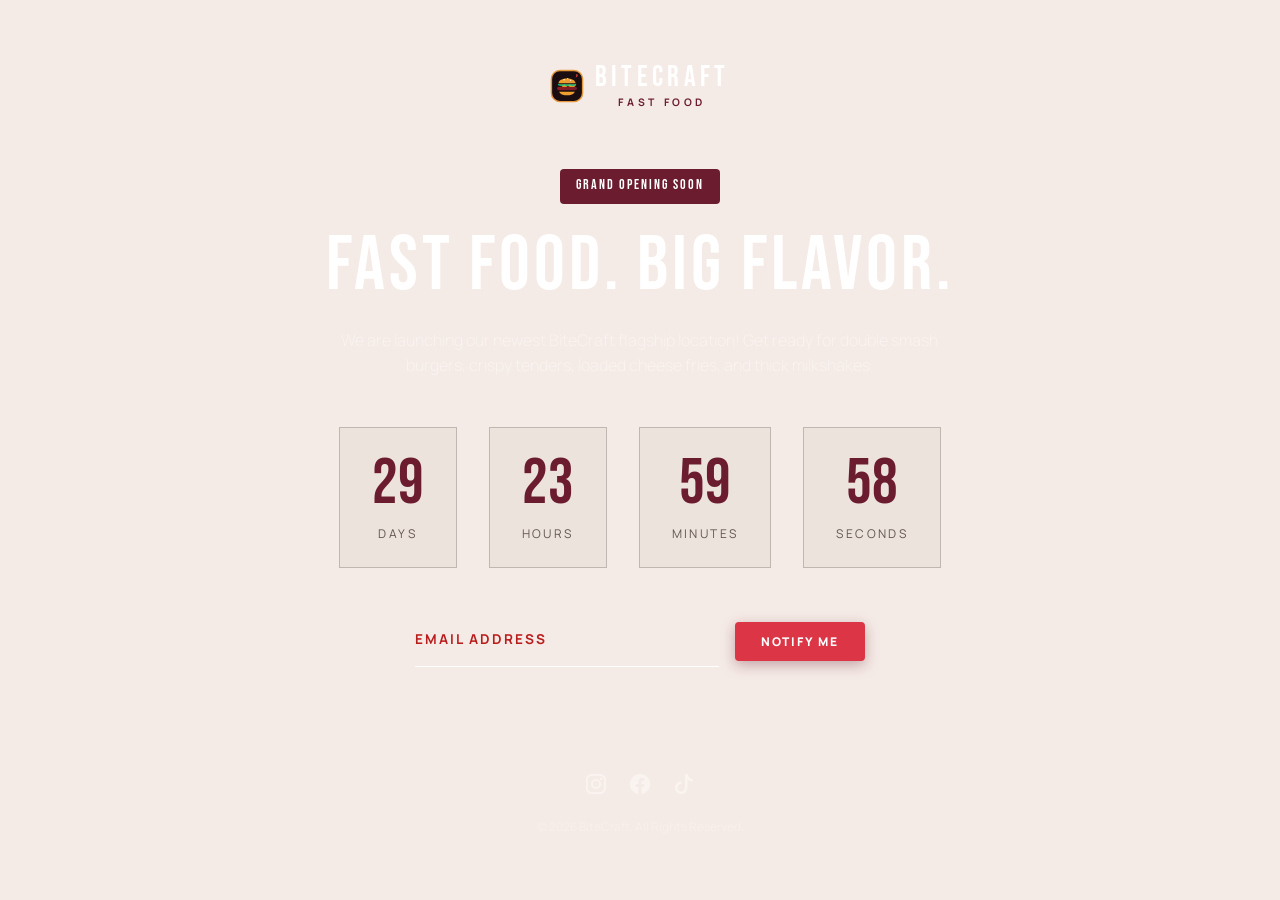
<file: coming-soon.html>
<!DOCTYPE html>
<html lang="en" data-theme="dark">
<head>
  <meta charset="UTF-8">
  <meta name="viewport" content="width=device-width, initial-scale=1.0">
  
  <!-- SEO Metadata -->
  <title>Opening Soon — BiteCraft Fast Food</title>
  <meta name="description" content="A bold new BiteCraft store is opening soon. Get ready for handcrafted smash burgers, crispy chicken, loaded fries and shakes.">

  <!-- Favicon -->
  <link rel="icon" type="image/svg+xml" href="assets/images/favicon.svg">
  <link rel="alternate icon" href="favicon.svg">

  <!-- Bootstrap 5 CDN -->
  <link href="https://cdn.jsdelivr.net/npm/bootstrap@5.3.0/dist/css/bootstrap.min.css" rel="stylesheet">
  <!-- Bootstrap Icons CDN -->
  <link href="https://cdn.jsdelivr.net/npm/bootstrap-icons@1.11.0/font/bootstrap-icons.css" rel="stylesheet">
  
  <!-- Local Styles -->
  <link rel="stylesheet" href="assets/css/style.css">
</head>
<body>

  <!-- Coming Soon Page Content -->
  <main class="coming-soon-wrapper container justify-content-between py-5">
    
    <!-- Top Brand Logo -->
    <div class="brand-logo-container mt-3">
      <a href="index.html" class="brand-logo text-white">
        <img src="assets/images/logo.svg" alt="BiteCraft Logo" class="brand-logo-img">
        <div>
          BITECRAFT
          <span class="text-warning">FAST FOOD</span>
        </div>
      </a>
    </div>

    <!-- Center Hero + Countdown -->
    <div class="my-auto py-5">
      <span class="badge-fast-food mb-3">GRAND OPENING SOON</span>
      <h1 class="display-3 font-heading text-white mb-3" style="font-size: clamp(2.5rem, 6vw, 5rem);">FAST FOOD. BIG FLAVOR.</h1>
      <p class="font-body mx-auto mb-5 text-white-50" style="max-width: 600px; opacity: 0.85; font-weight: 300;">
        We are launching our newest BiteCraft flagship location! Get ready for double smash burgers, crispy tenders, loaded cheese fries, and thick milkshakes.
      </p>

      <!-- Countdown Container -->
      <div class="countdown-container" id="coming-soon-countdown">
        <!-- Days -->
        <div class="countdown-box">
          <span class="countdown-number" id="days">00</span>
          <div class="countdown-label">DAYS</div>
        </div>
        <!-- Hours -->
        <div class="countdown-box">
          <span class="countdown-number" id="hours">00</span>
          <div class="countdown-label">HOURS</div>
        </div>
        <!-- Minutes -->
        <div class="countdown-box">
          <span class="countdown-number" id="minutes">00</span>
          <div class="countdown-label">MINUTES</div>
        </div>
        <!-- Seconds -->
        <div class="countdown-box">
          <span class="countdown-number" id="seconds">00</span>
          <div class="countdown-label">SECONDS</div>
        </div>
      </div>

      <!-- Newsletter input -->
      <div class="mx-auto mt-5" style="max-width: 450px;">
        <form id="coming-soon-form" onsubmit="event.preventDefault(); alert('Thank you! You are on the VIP opening list for BiteCraft.'); this.reset();">
          <div class="luxury-form-group d-flex align-items-center">
            <div class="flex-grow-1 position-relative">
              <input type="email" id="cs-email" class="luxury-input text-white border-white" placeholder=" " required style="border-bottom: 1px solid rgba(247, 241, 234, 0.3);">
              <label for="cs-email" class="luxury-label" style="color: rgba(247, 241, 234, 0.6);">EMAIL ADDRESS</label>
            </div>
            <button type="submit" class="btn-premium btn-premium-solid bg-danger text-white border-danger ms-3 py-2 px-4" style="height: fit-content; font-size: 0.75rem;">NOTIFY ME</button>
          </div>
        </form>
      </div>
    </div>

    <!-- Bottom Social Links -->
    <div class="mb-3">
      <div class="social-links justify-content-center mb-3">
        <a href="#" class="social-link-item text-white" aria-label="Instagram"><i class="bi bi-instagram"></i></a>
        <a href="#" class="social-link-item text-white" aria-label="Facebook"><i class="bi bi-facebook"></i></a>
        <a href="#" class="social-link-item text-white" aria-label="TikTok"><i class="bi bi-tiktok"></i></a>
      </div>
      <p class="mb-0 text-white-50" style="font-size: 0.75rem; opacity: 0.5;">&copy; 2026 BiteCraft. All Rights Reserved.</p>
    </div>

  </main>

  <!-- Scripts -->
  <script src="assets/js/main.js"></script>
</body>
</html>
</file>
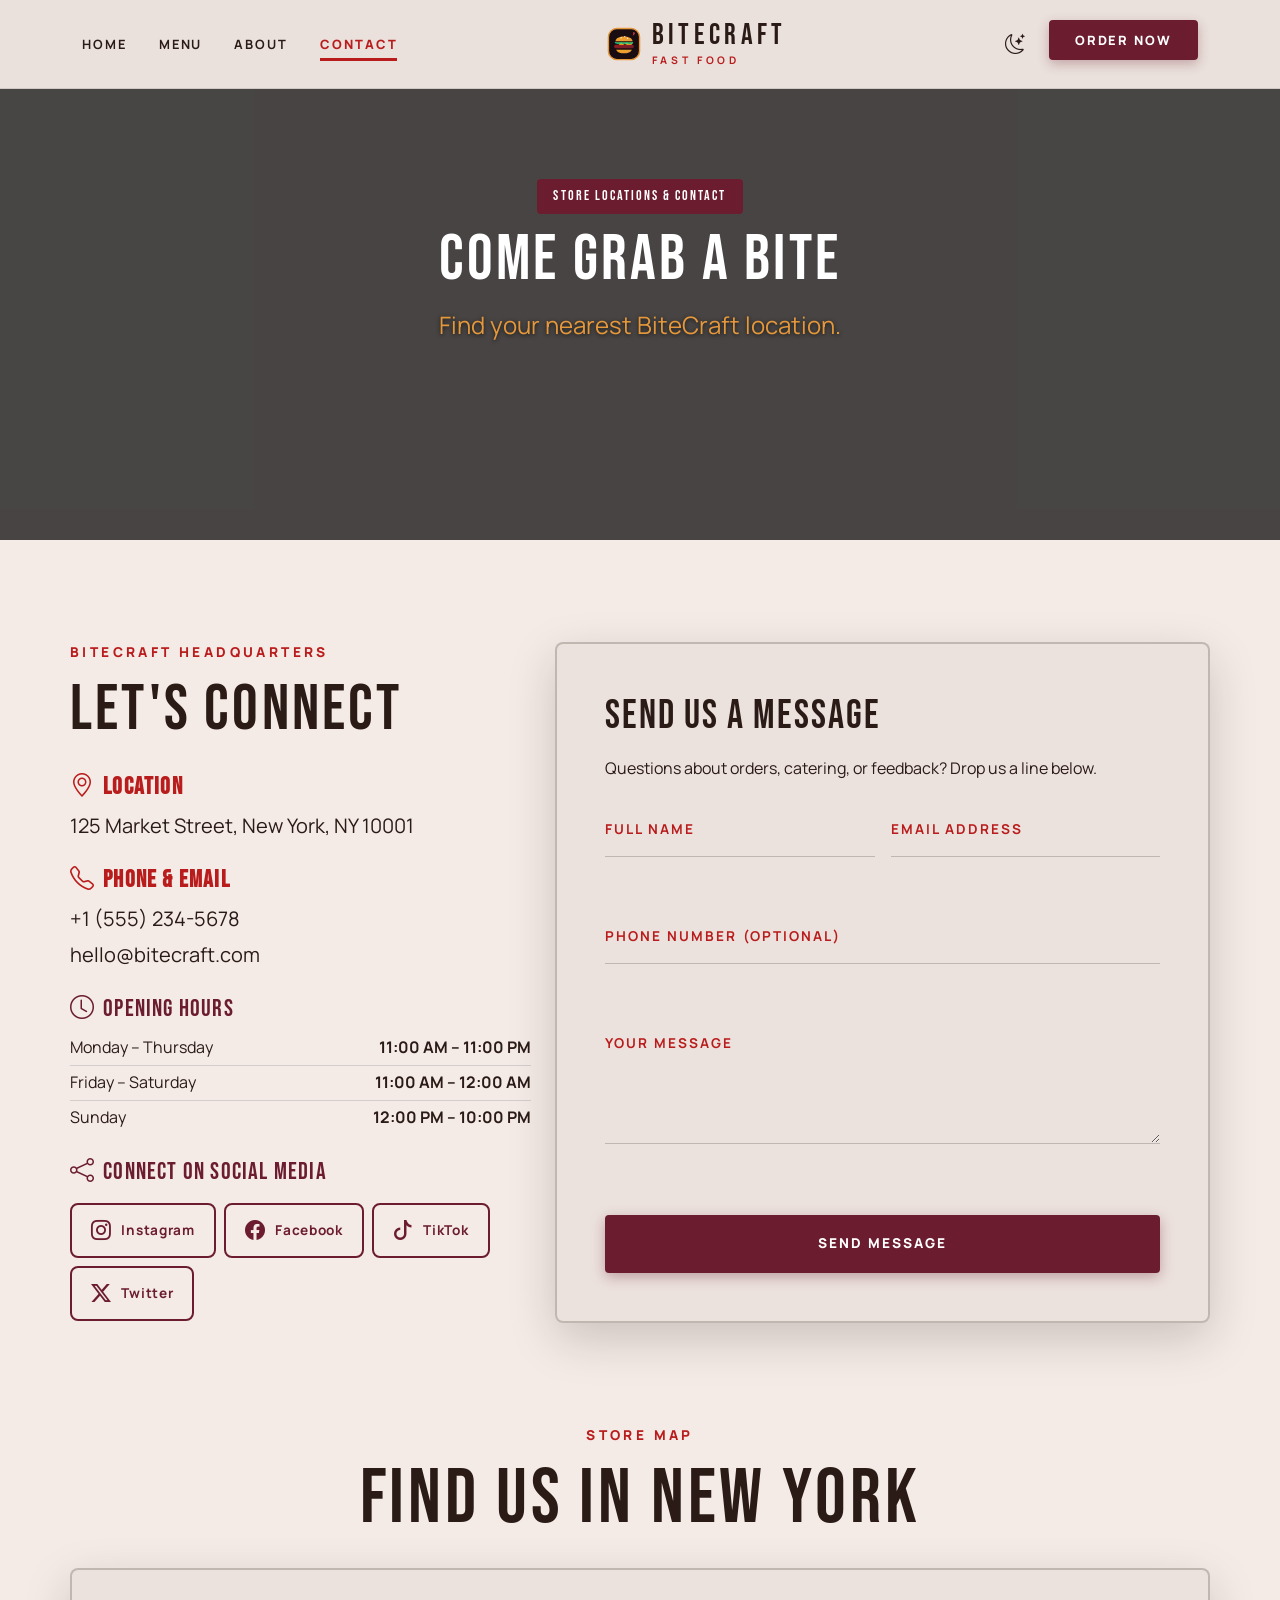
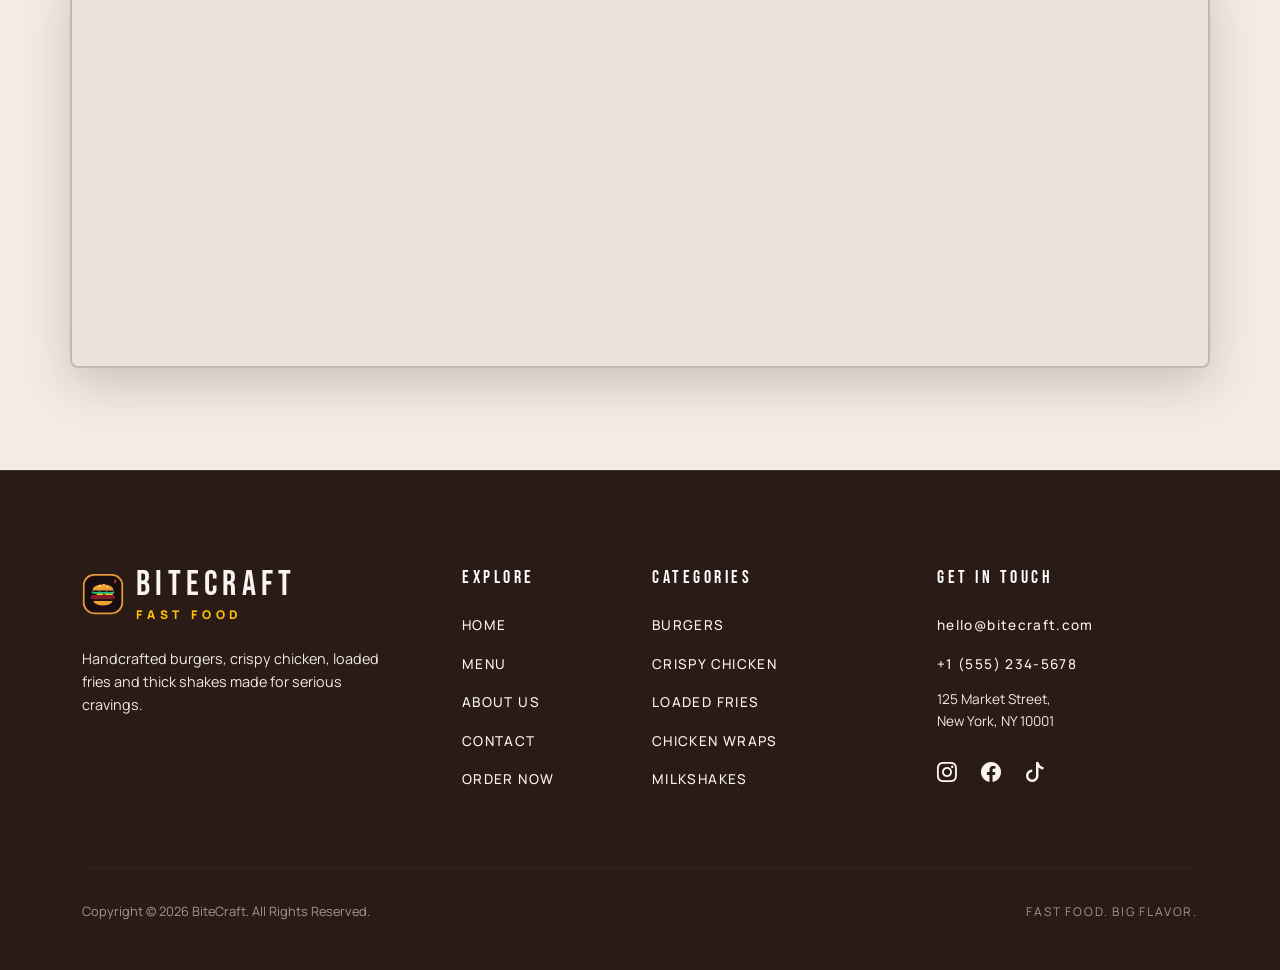
<file: contact.html>
<!DOCTYPE html>
<html lang="en" data-theme="light">
<head>
  <meta charset="UTF-8">
  <meta name="viewport" content="width=device-width, initial-scale=1.0">
  
  <!-- SEO Metadata -->
  <title>Contact Us — BiteCraft Fast Food</title>
  <meta name="description" content="Find your nearest BiteCraft location in New York, check opening hours, or contact our team for inquiries and feedback.">
  
  <!-- Open Graph Metadata -->
  <meta property="og:title" content="Contact Us — BiteCraft Fast Food">
  <meta property="og:description" content="Find your nearest BiteCraft location in New York, check opening hours, or contact our team for inquiries and feedback.">
  <meta property="og:type" content="website">
  <meta property="og:image" content="https://images.unsplash.com/photo-1555396273-367ea4eb4db5">

  <!-- Favicon -->
  <link rel="icon" type="image/svg+xml" href="assets/images/favicon.svg">
  <link rel="alternate icon" href="favicon.svg">

  <!-- Bootstrap 5 CDN -->
  <link href="https://cdn.jsdelivr.net/npm/bootstrap@5.3.0/dist/css/bootstrap.min.css" rel="stylesheet">
  <!-- Bootstrap Icons CDN -->
  <link href="https://cdn.jsdelivr.net/npm/bootstrap-icons@1.11.0/font/bootstrap-icons.css" rel="stylesheet">
  
  <!-- Local Styles -->
  <link rel="stylesheet" href="assets/css/style.css">
</head>
<body>

  <!-- Header Navigation -->
  <header>
    <nav class="header-nav">
      <div class="container d-flex align-items-center justify-content-between">
        <!-- Desktop Navigation: Left -->
        <ul class="nav-desktop-links d-flex list-unstyled m-0 p-0">
          <li><a href="index.html" class="nav-link-custom">Home</a></li>
          <li><a href="menu.html" class="nav-link-custom">Menu</a></li>
          <li><a href="about.html" class="nav-link-custom">About</a></li>
          <li><a href="contact.html" class="nav-link-custom active">Contact</a></li>
        </ul>
        
        <!-- Logo: Center -->
        <div class="brand-logo-container">
          <a href="index.html" class="brand-logo">
            <img src="assets/images/logo.svg" alt="BiteCraft Logo" class="brand-logo-img">
            <div>
              BITECRAFT
              <span>FAST FOOD</span>
            </div>
          </a>
        </div>

        <!-- Desktop Navigation: Right -->
        <div class="d-flex align-items-center">
          <button class="theme-toggle-btn me-3" aria-label="Toggle Light and Dark Mode">
            <i class="bi bi-moon-stars"></i>
          </button>
          <div class="nav-desktop-reserve">
            <a href="reservation.html" class="btn-premium btn-premium-solid py-2 px-4" style="font-size: 0.8rem;">ORDER NOW</a>
          </div>
          <!-- Mobile Hamburger Toggle -->
          <button class="hamburger-menu ms-2" aria-label="Open Navigation Overlay">
            <i class="bi bi-list"></i>
          </button>
        </div>
      </div>
    </nav>

    <!-- Mobile Navigation Overlay Drawer -->
    <div class="mobile-nav-overlay">
      <button class="mobile-nav-close" aria-label="Close Navigation Overlay">
        <i class="bi bi-x-lg"></i>
      </button>
      <ul class="mobile-nav-links">
        <li class="mobile-nav-item"><a href="index.html" class="mobile-nav-link">Home</a></li>
        <li class="mobile-nav-item"><a href="menu.html" class="mobile-nav-link">Menu</a></li>
        <li class="mobile-nav-item"><a href="about.html" class="mobile-nav-link">About</a></li>
        <li class="mobile-nav-item"><a href="contact.html" class="mobile-nav-link active">Contact</a></li>
        <li class="mobile-nav-item mt-3"><a href="reservation.html" class="mobile-nav-btn-tab">ORDER NOW</a></li>
      </ul>
    </div>
  </header>

  <main>
    <!-- Contact Hero Section -->
    <section class="page-hero">
      <div class="page-hero-bg" style="background-image: url('https://images.unsplash.com/photo-1555396273-367ea4eb4db5');"></div>
      <div class="page-hero-overlay" style="background: rgba(23,23,23,0.78);"></div>
      <div class="page-hero-content">
        <span class="badge-fast-food mb-2">STORE LOCATIONS & CONTACT</span>
        <h1 class="display-3 font-heading text-white">COME GRAB A BITE</h1>
        <p class="font-body text-warning fs-4 mt-2">Find your nearest BiteCraft location.</p>
      </div>
    </section>

    <!-- Main Contact Info & Form Section -->
    <section class="section-padding container">
      <div class="row gy-5">
        <!-- Contact Details Left -->
        <div class="col-lg-5 animate-slide-left">
          <span class="small-label">BITECRAFT HEADQUARTERS</span>
          <h2 class="section-title" style="font-size: clamp(2.5rem, 5vw, 4rem);">LET'S CONNECT</h2>
          
          <div class="mt-4">
            <h4 class="font-heading text-danger fs-4 mb-2"><i class="bi bi-geo-alt me-2"></i>LOCATION</h4>
            <p class="font-body fs-5 opacity-90 mb-4">125 Market Street, New York, NY 10001</p>

            <h4 class="font-heading text-danger fs-4 mb-2"><i class="bi bi-telephone me-2"></i>PHONE & EMAIL</h4>
            <p class="font-body fs-5 opacity-90 mb-1">+1 (555) 234-5678</p>
            <p class="font-body fs-5 opacity-90 mb-4">hello@bitecraft.com</p>

            <h4 class="font-heading text-warning fs-4 mb-2"><i class="bi bi-clock me-2"></i>OPENING HOURS</h4>
            <ul class="list-unstyled font-body opacity-90 fs-6 mb-4">
              <li class="d-flex justify-content-between py-1 border-bottom border-secondary border-opacity-25">
                <span>Monday – Thursday</span>
                <span class="fw-bold">11:00 AM – 11:00 PM</span>
              </li>
              <li class="d-flex justify-content-between py-1 border-bottom border-secondary border-opacity-25">
                <span>Friday – Saturday</span>
                <span class="fw-bold">11:00 AM – 12:00 AM</span>
              </li>
              <li class="d-flex justify-content-between py-1">
                <span>Sunday</span>
                <span class="fw-bold">12:00 PM – 10:00 PM</span>
              </li>
            </ul>

            <h4 class="font-heading text-warning fs-4 mb-3"><i class="bi bi-share me-2"></i>CONNECT ON SOCIAL MEDIA</h4>
            <div class="d-flex gap-2 flex-wrap">
              <a href="https://instagram.com" target="_blank" rel="noopener noreferrer" class="contact-social-btn">
                <i class="bi bi-instagram fs-5"></i> Instagram
              </a>
              <a href="https://facebook.com" target="_blank" rel="noopener noreferrer" class="contact-social-btn">
                <i class="bi bi-facebook fs-5"></i> Facebook
              </a>
              <a href="https://tiktok.com" target="_blank" rel="noopener noreferrer" class="contact-social-btn">
                <i class="bi bi-tiktok fs-5"></i> TikTok
              </a>
              <a href="https://twitter.com" target="_blank" rel="noopener noreferrer" class="contact-social-btn">
                <i class="bi bi-twitter-x fs-5"></i> Twitter
              </a>
            </div>
          </div>
        </div>

        <!-- Contact Form Right -->
        <div class="col-lg-7 animate-slide-right stagger-1">
          <div class="p-4 p-md-5 rounded-3 shadow-lg" style="background-color: var(--card-bg); border: 2px solid var(--border-color);">
            <h3 class="font-heading display-6 mb-3">SEND US A MESSAGE</h3>
            <p class="font-body opacity-80 mb-4">Questions about orders, catering, or feedback? Drop us a line below.</p>

            <form id="contact-form" class="luxury-form">
              <div class="row g-3">
                <div class="col-md-6">
                  <div class="luxury-form-group">
                    <input type="text" id="contact-name" class="luxury-input" placeholder=" " required>
                    <label for="contact-name" class="luxury-label">FULL NAME</label>
                  </div>
                </div>
                <div class="col-md-6">
                  <div class="luxury-form-group">
                    <input type="email" id="contact-email" class="luxury-input" placeholder=" " required>
                    <label for="contact-email" class="luxury-label">EMAIL ADDRESS</label>
                  </div>
                </div>
                <div class="col-12">
                  <div class="luxury-form-group">
                    <input type="tel" id="contact-phone" class="luxury-input" placeholder=" ">
                    <label for="contact-phone" class="luxury-label">PHONE NUMBER (OPTIONAL)</label>
                  </div>
                </div>
                <div class="col-12">
                  <div class="luxury-form-group">
                    <textarea id="contact-message" class="luxury-input" rows="4" placeholder=" " required></textarea>
                    <label for="contact-message" class="luxury-label">YOUR MESSAGE</label>
                  </div>
                </div>
                <div class="col-12 mt-4">
                  <button type="submit" class="btn-premium btn-premium-solid w-100 py-3">SEND MESSAGE</button>
                </div>
              </div>
            </form>
          </div>
        </div>
      </div>
    </section>

    <!-- Map Section -->
    <section class="section-padding container pt-0">
      <div class="text-center mb-4">
        <span class="small-label">STORE MAP</span>
        <h2 class="section-title">FIND US IN NEW YORK</h2>
      </div>
      <div class="map-container rounded-3 overflow-hidden shadow-lg" style="height: 400px; border: 2px solid var(--border-color);">
        <iframe src="https://www.google.com/maps/embed?pb=!1m18!1m12!1m3!1d3022.18395804595!2d-73.98773128459364!3d40.75889497932681!2m3!1f0!2f0!3f0!3m2!1i1024!2i768!4f13.1!3m3!1m2!1s0x89c25855c6480299%3A0x55194ec5a1ae072e!2sTimes%20Square!5e0!3m2!1sen!2sus!4v1620000000000!5m2!1sen!2sus" width="100%" height="100%" style="border:0;" allowfullscreen="" loading="lazy"></iframe>
      </div>
    </section>
  </main>

  <!-- Footer Section -->
  <footer class="footer-section">
    <div class="container">
      <div class="row gy-5">
        <!-- Brand Info -->
        <div class="col-lg-4 col-md-12">
          <a href="index.html" class="footer-logo">
            <img src="assets/images/logo.svg" alt="BiteCraft Logo" class="footer-logo-img">
            <div>
              BITECRAFT
              <span class="footer-brand-sub" style="color: #FFC107 !important; font-weight: 800; letter-spacing: 0.35em; display: block;">FAST FOOD</span>
            </div>
          </a>
          <p class="font-body mt-4" style="max-width: 320px; font-size: 0.9rem; color: #FAF4F0 !important; opacity: 0.95;">
            Handcrafted burgers, crispy chicken, loaded fries and thick shakes made for serious cravings.
          </p>
        </div>
        
        <!-- Navigation Links -->
        <div class="col-lg-2 col-md-4 col-6">
          <h5 class="text-white mb-4 letter-spacing-lg" style="font-size: 1.1rem;">EXPLORE</h5>
          <ul class="footer-links">
            <li><a href="index.html" class="footer-link-item">Home</a></li>
            <li><a href="menu.html" class="footer-link-item">Menu</a></li>
            <li><a href="about.html" class="footer-link-item">About Us</a></li>
            <li><a href="contact.html" class="footer-link-item">Contact</a></li>
            <li><a href="reservation.html" class="footer-link-item">Order Now</a></li>
          </ul>
        </div>
        
        <!-- Categories -->
        <div class="col-lg-3 col-md-4 col-6">
          <h5 class="text-white mb-4 letter-spacing-lg" style="font-size: 1.1rem;">CATEGORIES</h5>
          <ul class="footer-links">
            <li><a href="menu.html" class="footer-link-item">Burgers</a></li>
            <li><a href="menu.html" class="footer-link-item">Crispy Chicken</a></li>
            <li><a href="menu.html" class="footer-link-item">Loaded Fries</a></li>
            <li><a href="menu.html" class="footer-link-item">Chicken Wraps</a></li>
            <li><a href="menu.html" class="footer-link-item">Milkshakes</a></li>
          </ul>
        </div>
        
        <!-- Contact Details -->
        <div class="col-lg-3 col-md-4 col-12">
          <h5 class="text-white mb-4 letter-spacing-lg" style="font-size: 1.1rem;">GET IN TOUCH</h5>
          <ul class="footer-links mb-4">
            <li><a href="mailto:hello@bitecraft.com" class="footer-link-item" style="text-transform: none;">hello@bitecraft.com</a></li>
            <li><a href="tel:+15552345678" class="footer-link-item">+1 (555) 234-5678</a></li>
            <li><p class="mb-0" style="font-size: 0.85rem; opacity: 0.7;">125 Market Street,<br>New York, NY 10001</p></li>
          </ul>
          <div class="social-links">
            <a href="#" class="social-link-item" aria-label="Instagram"><i class="bi bi-instagram"></i></a>
            <a href="#" class="social-link-item" aria-label="Facebook"><i class="bi bi-facebook"></i></a>
            <a href="#" class="social-link-item" aria-label="TikTok"><i class="bi bi-tiktok"></i></a>
          </div>
        </div>
      </div>
      
      <!-- Footer Bottom -->
      <div class="footer-bottom d-flex flex-column flex-md-row justify-content-between align-items-center">
        <p class="mb-0 text-center text-md-start">Copyright &copy; 2026 BiteCraft. All Rights Reserved.</p>
        <p class="mb-0 mt-2 mt-md-0 text-center text-md-end" style="font-size: 0.75rem; letter-spacing: 0.15em;">FAST FOOD. BIG FLAVOR.</p>
      </div>
    </div>
  </footer>

  <!-- Back to Top Button -->
  <button id="back-to-top" class="back-to-top-btn" aria-label="Back to top">
    <i class="bi bi-chevron-up"></i>
  </button>

  <!-- Scripts -->
  <script src="https://cdn.jsdelivr.net/npm/bootstrap@5.3.0/dist/js/bootstrap.bundle.min.js"></script>
  <script src="assets/js/main.js"></script>
</body>
</html>
</file>
<file: assets/css/style.css>
/* 
 * SAVOR & FLAME — PREMIUM RESTAURANT WEBSITE
 * DESIGN SYSTEM & STYLE SHEET
 */

@import url('https://fonts.googleapis.com/css2?family=Bebas+Neue&family=Manrope:wght@300;400;500;600;700;800&family=Playfair+Display:ital,wght@1,400;1,600;1,700&display=swap');

:root {
  /* Brand Colors - Cozy Ruby & Sunset Amber Theme */
  --color-ruby: #6B1D2F;         /* Rich Bordeaux Burgundy / Deep Cozy Ruby */
  --color-amber: #D9383A;        /* Warm Amber Crimson Accent */
  --color-sunset-gold: #E5983B;  /* Warm Sunset Gold Accent */
  --color-sand: #F5EBE6;         /* Soft Warm Sand / Cream background */
  --color-espresso: #2B1B17;     /* Deep Rich Dark Espresso */
  --color-cream: #FAF4F0;        /* Ultra Soft Cream Light */
  --color-dark-ruby: #1A0D11;    /* Deep Midnight Dark Ruby */

  /* Legacy Brand Mappings for Cozy Ruby System */
  --color-red: #6B1D2F;          /* Mapped to Cozy Ruby */
  --color-yellow: #E5983B;       /* Mapped to Sunset Gold */
  --color-gold: #E5983B;         /* Mapped to Sunset Gold */
  --color-charcoal: #1A0D11;

  /* Theme variables - Light Mode by default */
  --bg-primary: var(--color-sand);
  --bg-secondary: var(--color-espresso);
  --text-primary: var(--color-espresso);
  --text-secondary: var(--color-cream);
  --accent: var(--color-ruby);          /* Rich Bordeaux Burgundy */
  --accent-muted: var(--color-amber);   /* Warm Amber Crimson */
  --border-color: rgba(43, 27, 23, 0.22);
  --border-hover: rgba(43, 27, 23, 0.55);
  --card-bg: rgba(43, 27, 23, 0.04);

  /* Fonts */
  --font-heading: 'Bebas Neue', sans-serif;
  --font-body: 'Manrope', sans-serif;
  --font-script: 'Playfair Display', serif;

  /* Transitions */
  --transition-smooth: all 0.5s cubic-bezier(0.25, 1, 0.5, 1);
  --transition-fast: all 0.25s ease;
}

[data-theme="dark"] {
  --bg-primary: var(--color-dark-ruby);
  --bg-secondary: var(--color-cream);
  --text-primary: var(--color-cream);
  --text-secondary: var(--color-dark-ruby);
  --accent: var(--color-sunset-gold);  /* Warm Sunset Gold in dark mode */
  --accent-muted: var(--color-amber);   /* Warm Amber Crimson in dark mode */
  --border-color: rgba(250, 244, 240, 0.18);
  --border-hover: rgba(250, 244, 240, 0.45);
  --card-bg: rgba(250, 244, 240, 0.05);
}

[data-theme="dark"] .btn-premium-solid {
  border: 2px solid var(--color-sunset-gold) !important;
  background-color: var(--color-ruby) !important;
  color: #ffffff !important;
  box-shadow: 0 4px 16px rgba(107, 29, 47, 0.45);
}

[data-theme="dark"] .btn-premium-solid:hover {
  background-color: var(--color-sunset-gold) !important;
  border-color: var(--color-sunset-gold) !important;
  color: #1A0D11 !important;
}

[data-theme="dark"] .btn-premium-outline {
  border: 2px solid var(--color-sunset-gold) !important;
  color: var(--color-sunset-gold) !important;
}

[data-theme="dark"] .small-label {
  color: var(--color-sunset-gold) !important;
}

[data-theme="dark"] .text-danger {
  color: #FF6B7A !important;
}

[data-theme="dark"] .brand-logo span {
  color: var(--color-sunset-gold) !important;
}

/* Global Reset & Base Styles */
* {
  box-sizing: border-box;
  margin: 0;
  padding: 0;
}

html {
  scroll-behavior: smooth;
  overflow-x: hidden;
  font-size: 16px;
}

body {
  font-family: var(--font-body);
  background-color: var(--bg-primary);
  color: var(--text-primary);
  transition: background-color 0.6s cubic-bezier(0.25, 1, 0.5, 1), color 0.6s cubic-bezier(0.25, 1, 0.5, 1);
  overflow-x: hidden;
  line-height: 1.6;
}

/* Page Transition Overlay */
.page-transition-overlay {
  position: fixed;
  top: 0;
  left: 0;
  width: 100%;
  height: 100%;
  background-color: var(--color-espresso);
  z-index: 9999;
  transform: translateY(0);
  transition: transform 0.6s cubic-bezier(0.85, 0, 0.15, 1);
  pointer-events: none;
}
.page-transition-overlay.active {
  transform: translateY(-100%);
}

/* Custom Scrollbar */
::-webkit-scrollbar {
  width: 8px;
}
::-webkit-scrollbar-track {
  background: var(--bg-primary);
}
::-webkit-scrollbar-thumb {
  background: var(--accent-muted);
}
::-webkit-scrollbar-thumb:hover {
  background: var(--accent);
}

/* Typography & Headers */
h1, h2, h3, h4, h5, h6 {
  font-family: var(--font-heading);
  letter-spacing: 0.05em;
  font-weight: 400;
  text-transform: uppercase;
}

.font-script {
  font-family: var(--font-script);
  font-style: italic;
  text-transform: none;
  font-weight: 400;
  letter-spacing: 0;
}

.text-stroke {
  -webkit-text-stroke: 1px var(--text-primary);
  color: transparent;
}

/* Utility Layouts */
.section-padding {
  padding: clamp(4rem, 8vw, 10rem) 0;
}

.letter-spacing-lg {
  letter-spacing: 0.2em;
}

.small-label {
  font-family: var(--font-body);
  font-weight: 800;
  font-size: clamp(0.72rem, 1.5vw, 0.85rem);
  text-transform: uppercase;
  color: var(--color-ruby);
  display: block;
  margin-bottom: 1rem;
  letter-spacing: 0.25em;
}

.section-title {
  font-size: clamp(2.5rem, 6vw, 5.5rem);
  line-height: 0.95;
  margin-bottom: 2rem;
}

/* Premium Buttons */
.btn-premium {
  font-family: var(--font-body);
  font-weight: 700;
  font-size: 0.85rem;
  letter-spacing: 0.15em;
  text-transform: uppercase;
  padding: 1.1rem 2.2rem;
  border-radius: 4px;
  transition: var(--transition-smooth);
  position: relative;
  overflow: hidden;
  z-index: 1;
  display: inline-block;
  text-decoration: none;
  text-align: center;
}

.btn-premium-outline {
  border: 2px solid var(--text-primary);
  background: transparent;
  color: var(--text-primary) !important;
}

.btn-premium-outline::before {
  content: '';
  position: absolute;
  top: 0;
  left: 0;
  width: 100%;
  height: 100%;
  background-color: var(--color-ruby);
  z-index: -1;
  transform: scaleX(0);
  transform-origin: right;
  transition: transform 0.4s cubic-bezier(0.25, 1, 0.5, 1);
}

.btn-premium-outline:hover {
  color: #ffffff !important;
  border-color: var(--color-ruby);
}

.btn-premium-outline:hover::before {
  transform: scaleX(1);
  transform-origin: left;
}

.btn-premium-solid {
  border: 2px solid var(--color-ruby);
  background: var(--color-ruby);
  color: #ffffff !important;
  font-weight: 800;
  box-shadow: 0 4px 14px rgba(107, 29, 47, 0.35);
}

.btn-premium-solid:hover {
  background-color: var(--color-sunset-gold) !important;
  border-color: var(--color-sunset-gold) !important;
  color: #1A0D11 !important;
  box-shadow: 0 6px 20px rgba(229, 152, 59, 0.45);
}

/* CTA Section White Button Override */
.btn-premium-solid.bg-white,
.btn-premium.bg-white,
.bg-danger .btn-premium-solid,
.bg-danger .btn-premium {
  background-color: #ffffff !important;
  color: var(--color-ruby) !important;
  border-color: #ffffff !important;
  font-weight: 800 !important;
}

.btn-premium-solid.bg-white:hover,
.btn-premium.bg-white:hover,
.bg-danger .btn-premium-solid:hover,
.bg-danger .btn-premium:hover {
  background-color: var(--color-espresso) !important;
  color: #ffffff !important;
  border-color: var(--color-espresso) !important;
}

.btn-premium-text {
  font-family: var(--font-body);
  font-weight: 700;
  font-size: 0.85rem;
  letter-spacing: 0.15em;
  text-transform: uppercase;
  color: var(--text-primary);
  text-decoration: none;
  display: inline-flex;
  align-items: center;
  gap: 0.75rem;
  position: relative;
  padding-bottom: 0.25rem;
}

.btn-premium-text::after {
  content: '';
  position: absolute;
  bottom: 0;
  left: 0;
  width: 100%;
  height: 1px;
  background-color: var(--text-primary);
  transform: scaleX(0.3);
  transform-origin: left;
  transition: var(--transition-smooth);
}

.btn-premium-text:hover::after {
  transform: scaleX(1);
  background-color: var(--accent);
}

.btn-premium-text i {
  transition: transform 0.3s ease;
}

.btn-premium-text:hover i {
  transform: translateX(5px);
  color: var(--accent);
}

/* Header & Sticky Nav */
.header-nav {
  position: fixed;
  top: 0;
  left: 0;
  width: 100%;
  z-index: 1000;
  background: rgba(245, 235, 230, 0.94); /* Frosted Soft Sand in Light Mode */
  backdrop-filter: blur(12px);
  -webkit-backdrop-filter: blur(12px);
  border-bottom: 1px solid rgba(43, 27, 23, 0.12);
  padding: 1.25rem 0;
  transition: background-color 0.4s ease, padding 0.4s ease, border-color 0.4s ease, box-shadow 0.4s ease;
}

[data-theme="dark"] .header-nav {
  background: rgba(26, 13, 17, 0.94); /* Frosted Midnight Ruby in Dark Mode */
  border-bottom: 1px solid rgba(250, 244, 240, 0.12);
}

.header-nav.scrolled {
  padding: 0.8rem 0;
  box-shadow: 0 4px 30px rgba(0, 0, 0, 0.08);
}

.nav-desktop-links {
  display: flex;
  gap: 2rem;
  list-style: none;
  margin: 0;
  padding: 0;
  align-items: center;
}

.nav-link-custom {
  font-family: var(--font-body);
  font-size: 0.8rem;
  font-weight: 700;
  text-transform: uppercase;
  color: var(--text-primary);
  text-decoration: none;
  letter-spacing: 0.15em;
  position: relative;
  padding: 0.5rem 0;
  transition: var(--transition-fast);
}

.nav-link-custom::after {
  content: '';
  position: absolute;
  bottom: 0;
  left: 0;
  width: 100%;
  height: 2px;
  background-color: var(--text-primary);
  transform: scaleX(0);
  transform-origin: right;
  transition: transform 0.4s cubic-bezier(0.25, 1, 0.5, 1);
}

.nav-link-custom:hover {
  color: #B91C1C;
}

.nav-link-custom:hover::after {
  transform: scaleX(1);
  transform-origin: left;
}

/* Active Link Contrast System */
.nav-link-custom.active {
  color: #B91C1C !important;
  font-weight: 800;
}

.nav-link-custom.active::after {
  transform: scaleX(1);
  transform-origin: left;
  background-color: #B91C1C;
  height: 3px;
}

[data-theme="dark"] .nav-link-custom:hover {
  color: #FFC107 !important;
}

[data-theme="dark"] .nav-link-custom.active {
  color: #FFC107 !important;
}

[data-theme="dark"] .nav-link-custom.active::after {
  background-color: #FFC107;
  height: 3px;
}

/* Typographic & Graphic Brand Logo */
.brand-logo-container {
  display: flex;
  align-items: center;
  justify-content: center;
}
.brand-logo {
  font-family: var(--font-heading);
  font-size: 1.8rem;
  letter-spacing: 0.15em;
  color: var(--text-primary);
  text-decoration: none;
  line-height: 1;
  display: inline-flex;
  align-items: center;
  gap: 0.65rem;
  transition: var(--transition-fast);
}

.brand-logo-img {
  width: 34px;
  height: 34px;
  object-fit: contain;
  flex-shrink: 0;
  transition: transform 0.3s ease;
}

.brand-logo:hover .brand-logo-img {
  transform: scale(1.08) rotate(-5deg);
}

.brand-logo span {
  display: block;
  font-size: 0.65rem;
  letter-spacing: 0.35em;
  font-family: var(--font-body);
  font-weight: 700;
  color: var(--color-ruby);
  margin-top: 0.25rem;
}
.brand-logo:hover {
  color: var(--accent);
}

/* Theme Toggle Button */
.theme-toggle-btn {
  background: transparent;
  border: none;
  color: var(--text-primary);
  font-size: 1.25rem;
  cursor: pointer;
  padding: 0.5rem;
  display: flex;
  align-items: center;
  justify-content: center;
  transition: var(--transition-fast);
  margin-right: 1.5rem;
}

.theme-toggle-btn:hover {
  color: var(--accent-muted);
  transform: rotate(15deg);
}

/* Header ORDER NOW Button Styling */
.header-nav .nav-desktop-reserve a.btn-premium,
.header-nav .btn-premium-solid,
.header-nav .btn-premium {
  background-color: var(--color-ruby) !important;
  color: #ffffff !important;
  border: 2px solid var(--color-ruby) !important;
  font-weight: 800 !important;
  letter-spacing: 0.15em !important;
  opacity: 1 !important;
  visibility: visible !important;
  box-shadow: 0 4px 12px rgba(107, 29, 47, 0.3);
  transition: all 0.3s ease;
}

.header-nav .nav-desktop-reserve a.btn-premium:hover,
.header-nav .btn-premium-solid:hover,
.header-nav .btn-premium:hover {
  background-color: var(--color-amber) !important;
  color: #ffffff !important;
  border-color: var(--color-amber) !important;
  box-shadow: 0 6px 18px rgba(217, 56, 58, 0.4);
  transform: translateY(-2px);
}

[data-theme="dark"] .header-nav .nav-desktop-reserve a.btn-premium,
[data-theme="dark"] .header-nav .btn-premium-solid {
  background-color: var(--color-ruby) !important;
  color: #ffffff !important;
  border-color: var(--color-ruby) !important;
}

[data-theme="dark"] .header-nav .nav-desktop-reserve a.btn-premium:hover,
[data-theme="dark"] .header-nav .btn-premium-solid:hover {
  background-color: var(--color-sunset-gold) !important;
  color: #1A0D11 !important;
  border-color: var(--color-sunset-gold) !important;
}

/* Hamburger & Mobile Menu Overlay */
.hamburger-menu {
  background: transparent;
  border: none;
  color: var(--text-primary);
  font-size: 1.75rem;
  cursor: pointer;
  display: none; /* Block on tablet/mobile */
  align-items: center;
  justify-content: center;
  transition: var(--transition-fast);
}

.hamburger-menu:hover {
  color: var(--accent);
}

.mobile-nav-overlay {
  position: fixed;
  top: 0;
  left: 0;
  width: 100%;
  height: 100vh;
  background-color: var(--color-espresso);
  z-index: 2000;
  display: flex;
  flex-direction: column;
  justify-content: center;
  align-items: center;
  transform: translateY(-100%);
  transition: transform 0.6s cubic-bezier(0.85, 0, 0.15, 1);
}

.mobile-nav-overlay.open {
  transform: translateY(0);
}

.mobile-nav-close {
  position: absolute;
  top: 2rem;
  right: 2rem;
  background: transparent;
  border: none;
  color: var(--color-cream);
  font-size: 2rem;
  cursor: pointer;
  transition: var(--transition-fast);
}
.mobile-nav-close:hover {
  color: var(--color-gold);
}

.mobile-nav-links {
  list-style: none;
  text-align: center;
  padding: 0;
}

.mobile-nav-item {
  margin: 1.5rem 0;
  opacity: 0;
  transform: translateY(30px);
  transition: opacity 0.5s ease, transform 0.5s ease;
}

.mobile-nav-overlay.open .mobile-nav-item {
  opacity: 1;
  transform: translateY(0);
}

/* Add delays to list items when open */
.mobile-nav-overlay.open .mobile-nav-item:nth-child(1) { transition-delay: 0.1s; }
.mobile-nav-overlay.open .mobile-nav-item:nth-child(2) { transition-delay: 0.2s; }
.mobile-nav-overlay.open .mobile-nav-item:nth-child(3) { transition-delay: 0.3s; }
.mobile-nav-overlay.open .mobile-nav-item:nth-child(4) { transition-delay: 0.4s; }
.mobile-nav-overlay.open .mobile-nav-item:nth-child(5) { transition-delay: 0.5s; }

.mobile-nav-link {
  font-family: var(--font-heading);
  font-size: clamp(2.2rem, 7vw, 4rem);
  text-transform: uppercase;
  color: var(--color-cream);
  text-decoration: none;
  letter-spacing: 0.1em;
  transition: var(--transition-fast);
  display: inline-block;
  position: relative;
}

.mobile-nav-link:hover {
  color: var(--color-gold);
}

/* Mobile Hamburger Menu Active Page Highlight in Both Themes */
.mobile-nav-link.active {
  color: var(--color-sunset-gold) !important; /* Warm Sunset Gold */
  font-weight: 800;
  text-shadow: 0 0 16px rgba(229, 152, 59, 0.45);
}

.mobile-nav-link.active::after {
  content: '';
  display: block;
  width: 50%;
  height: 4px;
  background-color: var(--color-amber);
  margin: 0.3rem auto 0 auto;
  border-radius: 2px;
}

/* Separate Tab Button for Order Now in Hamburger Menu */
.mobile-nav-btn-tab {
  display: inline-block;
  font-family: var(--font-heading);
  font-size: clamp(1.2rem, 4vw, 1.6rem);
  letter-spacing: 0.15em;
  text-transform: uppercase;
  padding: 0.8rem 2.5rem;
  border-radius: 50px; /* Tab button pill shape */
  border: 2px solid var(--color-sunset-gold) !important;
  background-color: var(--color-ruby) !important;
  color: #ffffff !important;
  text-decoration: none;
  font-weight: 800;
  box-shadow: 0 6px 20px rgba(107, 29, 47, 0.45);
  transition: all 0.3s ease;
}

.mobile-nav-btn-tab:hover,
.mobile-nav-btn-tab.active {
  background-color: var(--color-sunset-gold) !important;
  border-color: var(--color-sunset-gold) !important;
  color: #1A0D11 !important;
  box-shadow: 0 8px 25px rgba(229, 152, 59, 0.6);
  transform: translateY(-2px);
}

.mobile-nav-brand {
  display: none !important;
}
.mobile-nav-brand h4 {
  font-family: var(--font-heading);
  color: var(--color-cream);
  font-size: 1.2rem;
  letter-spacing: 0.2rem;
}
.mobile-nav-brand p {
  font-family: var(--font-body);
  color: var(--accent-muted);
  font-size: 0.7rem;
  text-transform: uppercase;
  letter-spacing: 0.3rem;
}

/* Hero Section Styles */
.hero-split {
  height: 100vh;
  min-height: 650px;
  width: 100%;
  display: flex;
  overflow: hidden;
  position: relative;
}

.hero-left {
  width: 50%;
  height: 100%;
  position: relative;
  overflow: hidden;
}

.hero-img-wrapper {
  width: 100%;
  height: 100%;
  overflow: hidden;
  clip-path: inset(0 100% 0 0); /* will animate to inset(0 0 0 0) */
  transition: clip-path 1.5s cubic-bezier(0.77, 0, 0.175, 1);
}

.hero-left img {
  width: 100%;
  height: 100%;
  object-fit: cover;
  transform: scale(1.15);
  transition: transform 1.8s cubic-bezier(0.25, 1, 0.5, 1);
}

.hero-right {
  width: 50%;
  height: 100%;
  background-color: var(--color-espresso);
  display: flex;
  align-items: center;
  padding: 120px 10% 6% 8%;
  position: relative;
  color: var(--color-cream);
}

.hero-content {
  position: relative;
  z-index: 10;
  width: 100%;
}

.hero-title {
  font-size: clamp(3rem, 7vw, 6.5rem);
  line-height: 0.9;
  margin-bottom: 2rem;
  position: relative;
  color: var(--color-cream);
  text-shadow: 0 4px 25px rgba(0, 0, 0, 0.6);
}

/* Cross Section Overlapping Text Effect on Wide Viewports */
@media (min-width: 1200px) {
  .hero-title {
    margin-left: -20%;
    width: 120%;
    z-index: 20;
  }
}

.hero-title span {
  display: block;
  overflow: hidden;
}

.hero-title span span {
  display: block;
  transform: translateY(100%);
  transition: transform 1.2s cubic-bezier(0.25, 1, 0.5, 1);
}

.hero-subtitle {
  opacity: 0;
  transform: translateY(30px);
  transition: opacity 1s ease, transform 1s ease;
  transition-delay: 0.6s;
  max-width: 450px;
}

.hero-actions {
  opacity: 1;
  transform: translateY(0);
  margin-top: 1.5rem;
}

.hero-actions .btn-premium-solid,
.hero-right .btn-premium-solid {
  background-color: var(--color-ruby) !important;
  border: 2px solid var(--color-ruby) !important;
  color: #ffffff !important;
  font-weight: 800 !important;
  box-shadow: 0 6px 20px rgba(107, 29, 47, 0.45);
}

.hero-actions .btn-premium-solid:hover,
.hero-right .btn-premium-solid:hover {
  background-color: var(--color-sunset-gold) !important;
  border-color: var(--color-sunset-gold) !important;
  color: #1A0D11 !important;
  box-shadow: 0 8px 24px rgba(229, 152, 59, 0.55);
  transform: translateY(-3px);
}

.hero-actions .btn-premium-outline,
.hero-right .btn-premium-outline {
  background-color: transparent !important;
  border: 2px solid #ffffff !important;
  color: #ffffff !important;
  font-weight: 700 !important;
}

.hero-actions .btn-premium-outline:hover,
.hero-right .btn-premium-outline:hover {
  background-color: #ffffff !important;
  border-color: #ffffff !important;
  color: #1A0D11 !important;
  transform: translateY(-3px);
}

.hero-actions {
  opacity: 1 !important;
  transform: translateY(0) !important;
  margin-top: 2rem;
  display: flex;
  gap: 1.5rem;
  flex-wrap: wrap;
}

.hero-est {
  position: absolute;
  right: 3rem;
  top: 8.5rem;
  writing-mode: vertical-rl;
  font-family: var(--font-body);
  font-weight: 700;
  font-size: 0.75rem;
  letter-spacing: 0.4em;
  color: var(--color-sunset-gold) !important; /* Warm Sunset Gold color for high visibility */
  opacity: 1 !important;
  visibility: visible !important;
  z-index: 15;
  transition: opacity 1s ease;
}

[data-theme="light"] .hero-est,
[data-theme="dark"] .hero-est {
  color: var(--color-sunset-gold) !important;
  opacity: 1 !important;
  visibility: visible !important;
}

.hero-scroll-indicator {
  position: absolute;
  bottom: 3rem;
  left: 8%;
  display: flex;
  align-items: center;
  gap: 1rem;
  font-family: var(--font-body);
  font-size: 0.7rem;
  letter-spacing: 0.3em;
  font-weight: 700;
  color: var(--accent-muted);
  text-transform: uppercase;
  z-index: 20;
  opacity: 0;
  animation: fadeIn 1s ease forwards;
  animation-delay: 1.5s;
}

.scroll-line {
  width: 40px;
  height: 1px;
  background-color: var(--accent-muted);
  position: relative;
  overflow: hidden;
}

.scroll-line::after {
  content: '';
  position: absolute;
  top: 0;
  left: 0;
  width: 100%;
  height: 100%;
  background-color: var(--accent);
  transform: scaleX(0);
  transform-origin: left;
  animation: scrollLineAnim 2s infinite ease-in-out;
}

@keyframes scrollLineAnim {
  0% { transform: scaleX(0); transform-origin: left; }
  50% { transform: scaleX(1); transform-origin: left; }
  50.1% { transform-origin: right; }
  100% { transform: scaleX(0); transform-origin: right; }
}

@keyframes fadeIn {
  from { opacity: 0; }
  to { opacity: 1; }
}

/* Page Hero Components */
.page-hero {
  position: relative;
  height: 60vh;
  min-height: 400px;
  width: 100%;
  display: flex;
  align-items: center;
  justify-content: center;
  text-align: center;
  color: var(--color-cream);
  overflow: hidden;
}

.page-hero-bg {
  position: absolute;
  top: 0;
  left: 0;
  width: 100%;
  height: 100%;
  background-size: cover;
  background-position: center;
  z-index: 1;
  transform: scale(1.05);
  transition: transform 0.5s ease-out;
}

.page-hero-overlay {
  position: absolute;
  top: 0;
  left: 0;
  width: 100%;
  height: 100%;
  background-color: rgba(23, 20, 18, 0.7);
  z-index: 2;
}

.page-hero-content {
  position: relative;
  z-index: 3;
  padding: 0 1rem;
}

/* Editorial Statement Section */
.statement-wrapper {
  text-align: center;
  max-width: 800px;
  margin: 0 auto;
}

.vertical-line {
  width: 1px;
  height: clamp(50px, 8vw, 120px);
  background-color: var(--border-hover);
  margin: 2.5rem auto 0;
  transform: scaleY(0);
  transform-origin: top;
  transition: transform 1.2s cubic-bezier(0.25, 1, 0.5, 1);
}

.vertical-line.reveal {
  transform: scaleY(1);
}

/* Signature Dishes Grid - Precise Horizontal Alignment across all cards */
.dishes-row {
  display: grid;
  grid-template-columns: repeat(4, 1fr);
  gap: 2rem;
  padding: 1.5rem 0;
  overflow: visible;
}

.dish-card-custom {
  display: flex;
  flex-direction: column;
  height: 100%;
  transition: var(--transition-smooth);
  position: relative;
  background: transparent;
}

.dish-img-container {
  width: 100%;
  max-width: 260px;
  aspect-ratio: 1 / 1;
  height: auto;
  border-radius: 50%;
  overflow: hidden;
  margin: 0 auto 1.75rem auto;
  position: relative;
  border: 1px solid var(--border-color);
  background-color: var(--card-bg);
  flex-shrink: 0;
  box-shadow: 0 6px 20px rgba(0, 0, 0, 0.08);
}

.dish-img-container img {
  width: 100%;
  height: 100%;
  object-fit: cover;
  transition: transform 0.8s cubic-bezier(0.25, 1, 0.5, 1);
}

.dish-info {
  display: flex;
  flex-direction: column;
  flex: 1;
  text-align: left;
}

.dish-cat {
  font-size: 0.68rem;
  font-weight: 800;
  letter-spacing: 0.18em;
  text-transform: uppercase;
  color: var(--color-ruby);
  margin-bottom: 0.5rem;
  min-height: 26px;
  display: flex;
  align-items: center;
  gap: 0.5rem;
}

[data-theme="dark"] .dish-cat {
  color: var(--color-sunset-gold);
}

.dish-name-row {
  display: flex;
  justify-content: space-between;
  align-items: flex-start;
  margin-bottom: 0.75rem;
  min-height: 3.6rem;
  gap: 0.5rem;
}

.dish-name {
  font-size: 1.6rem;
  line-height: 1.1;
  font-family: var(--font-heading);
  letter-spacing: 0.05em;
  color: var(--text-primary);
  margin: 0;
  flex: 1;
}

.dish-price {
  font-family: var(--font-body);
  font-weight: 800;
  color: var(--color-ruby);
  font-size: 1.15rem;
  white-space: nowrap;
}

[data-theme="dark"] .dish-price {
  color: var(--color-sunset-gold);
}

.dish-desc {
  font-size: 0.88rem;
  opacity: 0.88;
  color: var(--text-primary);
  line-height: 1.55;
  font-weight: 400;
  min-height: 4.8rem;
  margin-bottom: 1.25rem;
}

.dish-info a.btn-premium,
.dish-info .btn-premium-solid {
  margin-top: auto !important;
  width: 100%;
  text-align: center;
}

.dish-card-custom:hover .dish-img-container img {
  transform: scale(1.08);
}
.dish-card-custom:hover .dish-name {
  color: var(--accent-muted);
}
.dish-card-custom:hover .dish-price {
  color: var(--accent);
}

/* Full Width Parallax Image */
.parallax-image-section {
  position: relative;
  height: 70vh;
  min-height: 500px;
  overflow: hidden;
  display: flex;
  align-items: center;
  justify-content: center;
  text-align: center;
  color: var(--color-cream);
}
.parallax-bg {
  position: absolute;
  top: 0;
  left: 0;
  width: 100%;
  height: 120%; /* extra height for movement */
  background-size: cover;
  background-position: center;
  z-index: 1;
  will-change: transform;
}
.parallax-overlay {
  position: absolute;
  top: 0;
  left: 0;
  width: 100%;
  height: 100%;
  background-color: rgba(23, 20, 18, 0.6);
  z-index: 2;
}
.parallax-content {
  position: relative;
  z-index: 3;
  padding: 0 1.5rem;
  max-width: 900px;
}

.parallax-content .btn-premium,
.parallax-content .btn-warning {
  background-color: var(--color-sunset-gold) !important;
  color: #1A0D11 !important;
  border: 2px solid #ffffff !important;
  font-weight: 800 !important;
  box-shadow: 0 4px 18px rgba(0, 0, 0, 0.35);
}

.parallax-content .btn-premium:hover,
.parallax-content .btn-warning:hover {
  background-color: var(--color-ruby) !important;
  color: #ffffff !important;
  border-color: #ffffff !important;
  box-shadow: 0 6px 22px rgba(107, 29, 47, 0.55);
}

/* Editorial Split Section (Philosophy, Ingredients, etc.) */
.editorial-split-section {
  display: flex;
  align-items: center;
  gap: 5%;
  flex-wrap: wrap;
}

.editorial-split-left {
  flex: 1 1 45%;
  min-width: 320px;
}

.editorial-split-right {
  flex: 1 1 50%;
  min-width: 320px;
  position: relative;
}

.overlapping-img-wrapper {
  position: relative;
  padding: 3rem 0;
}

.main-overlapping-img {
  width: 85%;
  height: auto;
  aspect-ratio: 4/5;
  object-fit: cover;
  position: relative;
  z-index: 2;
  box-shadow: 0 15px 35px rgba(0, 0, 0, 0.15);
}

.secondary-overlapping-img {
  position: absolute;
  bottom: 0;
  right: 0;
  width: 45%;
  aspect-ratio: 1/1;
  object-fit: cover;
  z-index: 3;
  border: 10px solid var(--bg-primary);
  box-shadow: 0 10px 25px rgba(0, 0, 0, 0.2);
  transition: transform 0.6s cubic-bezier(0.25, 1, 0.5, 1), border-color 0.6s ease;
}

.editorial-split-right:hover .secondary-overlapping-img {
  transform: translate(-10px, -10px);
}

/* Reservation CTA Section */
.reservation-cta-section {
  background-color: var(--color-espresso);
  color: var(--color-cream);
  text-align: center;
  position: relative;
  overflow: hidden;
}

.reservation-cta-section::before {
  content: '';
  position: absolute;
  top: 0;
  left: 0;
  width: 100%;
  height: 100%;
  background: radial-gradient(circle, rgba(185,139,109,0.05) 0%, rgba(0,0,0,0) 80%);
  pointer-events: none;
}

/* Menu Page Styles (Horizontal List, Dotted lines) */
.menu-category-section {
  margin-bottom: 5rem;
}

.menu-category-title {
  font-size: clamp(2rem, 4vw, 3.5rem);
  margin-bottom: 3rem;
  border-bottom: 1px solid var(--border-color);
  padding-bottom: 0.5rem;
  color: var(--text-primary);
}

.menu-list {
  display: flex;
  flex-direction: column;
  gap: 2rem;
}

.menu-row {
  display: flex;
  align-items: center;
  gap: 2rem;
  padding: 1.5rem;
  border-bottom: 1px dashed var(--border-color);
  transition: var(--transition-smooth);
  position: relative;
  background-color: transparent;
}

.menu-row-img-wrapper {
  width: 80px;
  height: 80px;
  border-radius: 50%;
  overflow: hidden;
  flex-shrink: 0;
  border: 1px solid var(--border-color);
}

.menu-row-img-wrapper img {
  width: 100%;
  height: 100%;
  object-fit: cover;
  transition: transform 0.6s ease;
}

.menu-row-content {
  flex-grow: 1;
}

.menu-row-title-bar {
  display: flex;
  align-items: baseline;
  justify-content: space-between;
}

.menu-row-title {
  font-family: var(--font-heading);
  font-size: 1.8rem;
  letter-spacing: 0.05em;
  margin: 0;
  transition: var(--transition-fast);
}

.menu-row-leader {
  flex-grow: 1;
  border-bottom: 1px dotted var(--border-hover);
  margin: 0 1rem;
}

.menu-row-price {
  font-family: var(--font-body);
  font-weight: 700;
  font-size: 1.25rem;
  color: var(--accent-muted);
  transition: var(--transition-fast);
}

.menu-row-desc {
  font-size: 0.9rem;
  opacity: 0.75;
  margin-top: 0.25rem;
  font-weight: 300;
}

/* Menu Row Hover Interactions */
.menu-row:hover {
  background-color: var(--card-bg);
  border-bottom: 1px solid var(--accent-muted);
}
.menu-row:hover .menu-row-img-wrapper img {
  transform: scale(1.15);
}
.menu-row:hover .menu-row-title {
  color: var(--accent-muted);
  transform: translateX(5px);
}
.menu-row:hover .menu-row-price {
  color: var(--accent);
}

/* About Chef Portrait layout */
.chef-image-wrapper {
  position: relative;
  overflow: hidden;
  box-shadow: 0 20px 40px rgba(0, 0, 0, 0.15);
}
.chef-image-wrapper img {
  width: 100%;
  height: auto;
  aspect-ratio: 3/4;
  object-fit: cover;
}
.chef-signature {
  font-family: var(--font-script);
  font-size: 2.5rem;
  color: var(--accent-muted);
  margin-top: 1.5rem;
}

/* Luxury Form Styles (Contact & Reservation) */
.luxury-form-group {
  position: relative;
  margin-bottom: 2.5rem;
}

.luxury-input {
  width: 100%;
  background: transparent;
  border: none;
  border-bottom: 1px solid var(--border-color);
  padding: 0.8rem 0;
  color: var(--text-primary);
  font-family: var(--font-body);
  font-size: 0.95rem;
  transition: var(--transition-fast);
  outline: none;
  border-radius: 0;
}

.luxury-label {
  position: absolute;
  top: 0.8rem;
  left: 0;
  font-family: var(--font-body);
  font-size: 0.85rem;
  text-transform: uppercase;
  letter-spacing: 0.15em;
  color: var(--color-ruby);
  font-weight: 700;
  pointer-events: none;
  transition: var(--transition-fast);
}

/* Input Focus States */
.luxury-input:focus,
.luxury-input:not(:placeholder-shown) {
  border-bottom: 1px solid var(--text-primary);
}

.luxury-input:focus + .luxury-label,
.luxury-input:not(:placeholder-shown) + .luxury-label {
  top: -1.2rem;
  font-size: 0.75rem;
  color: var(--color-ruby);
  font-weight: 700;
  opacity: 1;
}

/* Selection menu styled specifically for luxury form */
select.luxury-input {
  appearance: none;
  -webkit-appearance: none;
  cursor: pointer;
  color: var(--text-primary);
  background: transparent;
  padding-right: 2rem;
}

select.luxury-input option {
  background-color: #ffffff;
  color: #2B1B17;
  padding: 8px 12px;
}

/* Float label above select so it never overlaps option/value text */
select.luxury-input + .luxury-label {
  top: -1.2rem !important;
  font-size: 0.75rem !important;
  font-weight: 700 !important;
  letter-spacing: 0.15em !important;
  color: var(--color-ruby);
  opacity: 1 !important;
}

.select-wrapper {
  position: relative;
}
.select-wrapper::after {
  content: '\F2E9'; /* Bootstrap Icon Chevron Down code */
  font-family: "bootstrap-icons";
  position: absolute;
  right: 0;
  top: 50%;
  transform: translateY(-50%);
  pointer-events: none;
  color: var(--color-ruby);
  font-size: 0.8rem;
}

/* Dark Mode Form & Select Field Contrast System */
[data-theme="dark"] .luxury-label {
  color: var(--color-sunset-gold) !important;
}

[data-theme="dark"] .luxury-input:focus + .luxury-label,
[data-theme="dark"] .luxury-input:not(:placeholder-shown) + .luxury-label,
[data-theme="dark"] select.luxury-input + .luxury-label {
  color: var(--color-sunset-gold) !important;
}

[data-theme="dark"] select.luxury-input {
  color: #FAF4F0 !important;
  border-bottom-color: rgba(250, 244, 240, 0.3) !important;
}

[data-theme="dark"] select.luxury-input option {
  background-color: #241217 !important;
  color: #FAF4F0 !important;
}

[data-theme="dark"] .select-wrapper::after {
  color: var(--color-sunset-gold) !important;
}

/* Contact Details */
.contact-detail-item {
  margin-bottom: 2.5rem;
}
.contact-detail-item h4 {
  font-size: 1.25rem;
  margin-bottom: 0.5rem;
  letter-spacing: 0.1em;
}
.contact-detail-item p {
  opacity: 0.8;
  margin-bottom: 0.25rem;
}

/* Google Maps Container */
.map-container {
  width: 100%;
  height: 450px;
  background-color: var(--card-bg);
  border: 1px solid var(--border-color);
  position: relative;
  overflow: hidden;
  box-shadow: 0 15px 35px rgba(0, 0, 0, 0.05);
}
.map-placeholder {
  width: 100%;
  height: 100%;
  display: flex;
  flex-direction: column;
  align-items: center;
  justify-content: center;
  color: var(--text-primary);
  opacity: 0.7;
}

/* Luxury Reservation Layout */
.reservation-dining-wrapper {
  position: relative;
  height: 100%;
}
.reservation-dining-img {
  width: 100%;
  height: 100%;
  object-fit: cover;
  box-shadow: 0 20px 40px rgba(0, 0, 0, 0.15);
}

/* Footer Section */
.footer-section {
  background-color: var(--color-espresso);
  color: var(--color-cream);
  border-top: 1px solid rgba(247, 241, 234, 0.1);
  padding: 6rem 0 3rem 0;
}

.footer-logo {
  font-family: var(--font-heading);
  font-size: 2.2rem;
  letter-spacing: 0.15em;
  color: #FAF4F0 !important;
  text-decoration: none;
  line-height: 1;
  display: inline-flex;
  align-items: center;
  gap: 0.75rem;
}

.footer-logo-img {
  width: 42px;
  height: 42px;
  object-fit: contain;
  flex-shrink: 0;
  transition: transform 0.3s ease;
}

.footer-logo:hover .footer-logo-img {
  transform: scale(1.08) rotate(-5deg);
}

.footer-logo span,
.footer-logo div span,
.footer-logo .footer-brand-sub,
.footer-logo .text-warning,
.footer-brand-sub {
  display: block !important;
  font-size: 0.75rem !important;
  letter-spacing: 0.4em !important;
  font-family: var(--font-body) !important;
  font-weight: 800 !important;
  color: #FFC107 !important; /* Bright sunny gold - visible against dark espresso */
  margin-top: 0.4rem !important;
}

.footer-section p,
.footer-section .font-body {
  color: #FAF4F0 !important;
  opacity: 0.95 !important;
}

.footer-section h5 {
  color: #ffffff !important;
}

.footer-links {
  list-style: none;
  padding: 0;
  margin: 0;
}
.footer-links li {
  margin-bottom: 0.8rem;
}
.footer-link-item {
  color: #FAF4F0 !important;
  text-decoration: none;
  font-family: var(--font-body);
  font-size: 0.85rem;
  font-weight: 500;
  letter-spacing: 0.1em;
  text-transform: uppercase;
  transition: var(--transition-fast);
  display: inline-block;
}

/* FIX: In light mode, hovering over footer menus below headers must be bright gold, NOT dark red */
.footer-link-item:hover,
.footer-section .footer-link-item:hover,
.footer-section .footer-links a:hover {
  color: #FFC107 !important;
  padding-left: 6px;
}

.social-links {
  display: flex;
  gap: 1.5rem;
}
.social-link-item {
  color: #FAF4F0 !important;
  font-size: 1.25rem;
  transition: var(--transition-fast);
}

/* FIX: In light mode, hovering over social icons must be bright gold, NOT dark red */
.social-link-item:hover,
.footer-section .social-link-item:hover {
  color: #FFC107 !important;
  transform: translateY(-3px);
}

.footer-bottom {
  border-top: 1px solid rgba(247, 241, 234, 0.05);
  margin-top: 4rem;
  padding-top: 2rem;
  font-size: 0.8rem;
  opacity: 0.6;
}

/* Coming Soon & 404 Specific Layouts */
.coming-soon-wrapper,
.error-404-wrapper {
  height: 100vh;
  display: flex;
  flex-direction: column;
  justify-content: center;
  align-items: center;
  text-align: center;
  padding: 2rem;
}

.countdown-container {
  display: flex;
  gap: 2rem;
  margin: 3rem 0;
  flex-wrap: wrap;
  justify-content: center;
}

.countdown-box {
  background: var(--card-bg);
  border: 1px solid var(--border-color);
  padding: 1.5rem 2rem;
  min-width: 110px;
}

.countdown-number {
  font-size: clamp(2.5rem, 5vw, 4rem);
  font-family: var(--font-heading);
  line-height: 1;
  color: var(--accent);
}

.countdown-label {
  font-size: 0.75rem;
  letter-spacing: 0.2em;
  text-transform: uppercase;
  margin-top: 0.5rem;
  opacity: 0.7;
}

/* Scroll Animation Classes */
.animate-reveal {
  opacity: 0;
  transform: translateY(40px);
  transition: opacity 0.8s cubic-bezier(0.25, 1, 0.5, 1), transform 0.8s cubic-bezier(0.25, 1, 0.5, 1);
}

.animate-reveal.revealed {
  opacity: 1;
  transform: translateY(0);
}

.animate-scale {
  opacity: 0;
  transform: scale(0.95);
  transition: opacity 1s cubic-bezier(0.25, 1, 0.5, 1), transform 1s cubic-bezier(0.25, 1, 0.5, 1);
}

.animate-scale.revealed {
  opacity: 1;
  transform: scale(1);
}

.animate-slide-left {
  opacity: 0;
  transform: translateX(-50px);
  transition: opacity 0.8s cubic-bezier(0.25, 1, 0.5, 1), transform 0.8s cubic-bezier(0.25, 1, 0.5, 1);
}

.animate-slide-left.revealed {
  opacity: 1;
  transform: translateX(0);
}

.animate-slide-right {
  opacity: 0;
  transform: translateX(50px);
  transition: opacity 0.8s cubic-bezier(0.25, 1, 0.5, 1), transform 0.8s cubic-bezier(0.25, 1, 0.5, 1);
}

.animate-slide-right.revealed {
  opacity: 1;
  transform: translateX(0);
}

/* Stagger delays */
.stagger-1 { transition-delay: 0.1s; }
.stagger-2 { transition-delay: 0.2s; }
.stagger-3 { transition-delay: 0.3s; }
.stagger-4 { transition-delay: 0.4s; }

/* Responsive adjustments */
@media (max-width: 991px) {
  .nav-desktop-links,
  .nav-desktop-reserve {
    display: none !important;
  }
  .hamburger-menu {
    display: flex;
  }
  .header-nav {
    padding: 1rem 0;
  }
}

@media (max-width: 768px) {
  .hero-split {
    flex-direction: column;
    height: auto;
  }
  .hero-left, .hero-right {
    width: 100%;
    height: 50vh;
  }
  .hero-right {
    padding: 3rem 1.5rem;
    height: auto;
  }
  .hero-title {
    font-size: clamp(3rem, 10vw, 5rem);
  }
  .hero-scroll-indicator,
  .hero-est {
    display: none !important;
  }
  .dishes-row {
    grid-template-columns: repeat(2, 1fr);
    gap: 2rem;
  }
  .dish-card-custom {
    flex: initial;
    width: 100%;
  }
  .dish-img-container {
    width: 100%;
    max-width: 240px;
    height: auto;
    aspect-ratio: 1 / 1;
  }
  .menu-row {
    display: flex !important;
    flex-direction: row !important;
    align-items: center !important;
    gap: 1.25rem !important;
    padding: 1.25rem !important;
    border-radius: 12px;
    background-color: var(--card-bg);
    border: 1px solid var(--border-color);
  }
  .menu-row-img-wrapper {
    width: 75px !important;
    height: 75px !important;
    min-width: 75px !important;
    flex-shrink: 0 !important;
    margin: 0 !important;
    border-radius: 50%;
    overflow: hidden;
  }
  .menu-row-content {
    flex: 1;
    min-width: 0;
  }
  .menu-row-title-bar {
    display: flex;
    align-items: baseline;
    justify-content: space-between;
    gap: 0.5rem;
    width: 100%;
  }
  .menu-row-leader {
    display: block !important;
    flex: 1;
    border-bottom: 1px dashed var(--border-color);
    margin: 0 0.5rem;
    min-width: 10px;
  }
  .menu-row-price {
    font-size: 1.3rem;
    min-width: 80px;
    text-align: right;
    white-space: nowrap;
    flex-shrink: 0;
  }
  .map-container {
    height: 300px;
  }
}

/* Accessibility settings for users with prefers-reduced-motion */
@media (prefers-reduced-motion: reduce) {
  * {
    animation-delay: 0s !important;
    animation-duration: 0s !important;
    animation-iteration-count: 1 !important;
    transition-duration: 0s !important;
    scroll-behavior: auto !important;
  }
}

/* Light Mode Contrast Overrides for Script & Warning Text */
[data-theme="light"] .text-warning,
:root:not([data-theme="dark"]) .text-warning {
  color: var(--accent) !important;
}

/* Card Image Text Contrast Fix in Light Mode */
.group-hover-box .text-warning,
.position-absolute .text-warning,
[data-theme="light"] .group-hover-box .text-warning,
:root:not([data-theme="dark"]) .group-hover-box .text-warning,
[data-theme="light"] .position-absolute .text-warning,
:root:not([data-theme="dark"]) .position-absolute .text-warning,
[data-theme="light"] .page-hero-content .text-warning,
:root:not([data-theme="dark"]) .page-hero-content .text-warning {
  color: var(--color-sunset-gold) !important; /* Warm Sunset Gold for high legibility */
  text-shadow: 0 1px 4px rgba(0, 0, 0, 0.7);
}

[data-theme="light"] input[type="date"]::-webkit-calendar-picker-indicator,
:root:not([data-theme="dark"]) input[type="date"]::-webkit-calendar-picker-indicator {
  filter: invert(0.2);
}

/* Fast Food Category Filter & Badges */
.menu-filter-container {
  display: flex;
  gap: 0.75rem;
  justify-content: center;
  flex-wrap: wrap;
  margin-bottom: 3.5rem;
}

.menu-filter-btn {
  font-family: var(--font-heading);
  font-size: 1.25rem;
  letter-spacing: 0.08em;
  padding: 0.6rem 1.4rem;
  border-radius: 50px;
  border: 2px solid var(--text-primary); /* High contrast 2px outline for tab buttons */
  background: rgba(43, 27, 23, 0.05);
  color: var(--text-primary);
  cursor: pointer;
  transition: var(--transition-fast);
}

[data-theme="dark"] .menu-filter-btn {
  border: 2px solid rgba(250, 244, 240, 0.5);
  background: rgba(250, 244, 240, 0.08);
  color: var(--color-cream);
}

.menu-filter-btn:hover,
.menu-filter-btn.active {
  background: var(--color-ruby) !important;
  color: #ffffff !important;
  border-color: var(--color-ruby) !important;
  transform: translateY(-2px);
  box-shadow: 0 6px 18px rgba(107, 29, 47, 0.35);
}

.badge-fast-food {
  background: var(--color-ruby);
  color: #ffffff;
  font-family: var(--font-heading);
  letter-spacing: 0.15em;
  font-size: 0.85rem;
  padding: 0.4rem 1rem;
  border-radius: 4px;
  display: inline-block;
}

.badge-spicy {
  background: rgba(217, 56, 58, 0.15);
  color: var(--color-amber);
  border: 1px solid var(--color-amber);
  font-size: 0.7rem;
  font-weight: 800;
  padding: 0.2rem 0.5rem;
  border-radius: 4px;
  letter-spacing: 0.05em;
  display: inline-block;
  margin-left: 0.5rem;
  vertical-align: middle;
}

.combo-card {
  background: var(--bg-secondary);
  color: var(--text-secondary);
  border-radius: 12px;
  padding: 2.5rem;
  position: relative;
  overflow: hidden;
  border: 2px solid var(--color-sunset-gold);
}

/* Combo Card & Dark Container CTA Button Outline Fix */
.combo-card .btn-premium,
.combo-card .btn-premium-solid,
.combo-card a.btn-premium-solid {
  border: 2px solid var(--color-sunset-gold) !important;
  background-color: var(--color-ruby) !important;
  color: #ffffff !important;
  font-weight: 800 !important;
  box-shadow: 0 4px 15px rgba(107, 29, 47, 0.4);
}

.combo-card .btn-premium:hover,
.combo-card .btn-premium-solid:hover,
.combo-card a.btn-premium-solid:hover {
  background-color: var(--color-sunset-gold) !important;
  border-color: var(--color-sunset-gold) !important;
  color: #1A0D11 !important;
  box-shadow: 0 6px 20px rgba(229, 152, 59, 0.5);
}

/* Dark Theme Dollar Amount Legibility Fix */
[data-theme="dark"] .dish-price,
[data-theme="dark"] .menu-row-price,
[data-theme="dark"] .text-danger.menu-row-price,
[data-theme="dark"] .combo-card .display-6,
.combo-card .display-6,
[data-theme="dark"] .font-heading.display-6 {
  color: var(--color-sunset-gold) !important; /* Sunset Gold for maximum price visibility in dark mode */
}

/* Contact Page Social Media Buttons */
.contact-social-btn {
  display: inline-flex;
  align-items: center;
  gap: 0.6rem;
  font-family: var(--font-body);
  font-weight: 700;
  font-size: 0.85rem;
  letter-spacing: 0.05em;
  padding: 0.6rem 1.2rem;
  border-radius: 8px;
  border: 2px solid var(--color-ruby);
  color: var(--color-ruby);
  background: transparent;
  text-decoration: none;
  transition: var(--transition-fast);
}

.contact-social-btn:hover {
  background-color: var(--color-ruby);
  color: #ffffff !important;
  box-shadow: 0 6px 16px rgba(107, 29, 47, 0.35);
}

[data-theme="dark"] .contact-social-btn {
  border-color: var(--color-sunset-gold);
  color: var(--color-sunset-gold);
}

[data-theme="dark"] .contact-social-btn:hover {
  background-color: var(--color-sunset-gold);
  color: #1A0D11 !important;
  box-shadow: 0 6px 16px rgba(229, 152, 59, 0.35);
}

/* Menu Page Price Vertical Column Alignment (768px & Responsive) */
.menu-row {
  display: flex;
  align-items: center;
  gap: 1.5rem;
  padding: 1.25rem 1.5rem;
  margin-bottom: 1.25rem;
  border-radius: 12px;
  background-color: var(--card-bg);
  border: 1px solid var(--border-color);
  transition: var(--transition-fast);
}

.menu-row:hover {
  border-color: var(--border-hover);
  transform: translateY(-2px);
}

.menu-row-img-wrapper {
  width: 85px;
  height: 85px;
  min-width: 85px;
  border-radius: 50%;
  overflow: hidden;
  border: 2px solid var(--border-color);
  flex-shrink: 0;
}

.menu-row-img-wrapper img {
  width: 100%;
  height: 100%;
  object-fit: cover;
}

.menu-row-content {
  flex: 1;
  min-width: 0;
}

.menu-row-title-bar {
  display: flex;
  align-items: baseline;
  justify-content: space-between;
  gap: 0.75rem;
  margin-bottom: 0.35rem;
  width: 100%;
}

.menu-row-title {
  font-family: var(--font-heading);
  font-size: 1.4rem;
  letter-spacing: 0.05em;
  margin: 0;
  color: var(--text-primary);
  white-space: normal;
  flex-shrink: 1;
}

.menu-row-leader {
  flex: 1;
  border-bottom: 1px dashed var(--border-color);
  margin: 0 0.5rem;
  align-self: center;
  min-width: 15px;
}

.menu-row-price {
  font-family: var(--font-heading);
  font-size: 1.4rem;
  font-weight: 800;
  letter-spacing: 0.05em;
  white-space: nowrap;
  flex-shrink: 0;
  text-align: right;
  min-width: 90px; /* Rigid column width alignment for dollar amounts */
  display: inline-block;
}

/* 768px Tablet & Mobile Responsive Price Vertical Alignment */
@media (max-width: 768px) {
  .menu-row {
    gap: 1rem;
    padding: 1rem;
  }
  
  .menu-row-img-wrapper {
    width: 70px;
    height: 70px;
    min-width: 70px;
  }

  .menu-row-title-bar {
    display: flex;
    align-items: baseline;
    justify-content: space-between;
    gap: 0.5rem;
    width: 100%;
  }

  .menu-row-title {
    font-size: 1.25rem;
    flex-shrink: 1;
  }

  .menu-row-leader {
    flex: 1;
    min-width: 10px;
  }

  .menu-row-price {
    font-size: 1.3rem;
    min-width: 85px;
    text-align: right;
    white-space: nowrap;
    flex-shrink: 0;
  }
}

/* Mobile View Screen Padding Fix for Contact Page, About Page & Containers */
@media (max-width: 768px) {
  .container,
  .section-padding.container,
  main .container,
  main section.container,
  .col-lg-5,
  .col-lg-6,
  .col-lg-7 {
    padding-left: 1.25rem !important;
    padding-right: 1.25rem !important;
  }
  
  .section-padding {
    padding-top: 3.5rem;
    padding-bottom: 3.5rem;
  }
}

/* ==========================================================================
   Back To Top Floating Button
   ========================================================================== */
.back-to-top-btn {
  position: fixed;
  bottom: 2rem;
  right: 2rem;
  width: 48px;
  height: 48px;
  border-radius: 50%;
  background-color: var(--color-ruby);
  color: #ffffff;
  border: 2px solid var(--color-sunset-gold);
  display: flex;
  align-items: center;
  justify-content: center;
  font-size: 1.25rem;
  cursor: pointer;
  z-index: 9999;
  opacity: 0;
  visibility: hidden;
  transform: translateY(20px) scale(0.8);
  transition: all 0.4s cubic-bezier(0.25, 1, 0.5, 1);
  box-shadow: 0 4px 18px rgba(0, 0, 0, 0.3);
}

.back-to-top-btn.visible {
  opacity: 1;
  visibility: visible;
  transform: translateY(0) scale(1);
}

.back-to-top-btn:hover {
  background-color: var(--color-sunset-gold);
  color: #1A0D11;
  border-color: var(--color-ruby);
  transform: translateY(-4px) scale(1.08);
  box-shadow: 0 8px 24px rgba(229, 152, 59, 0.45);
}

[data-theme="dark"] .back-to-top-btn {
  background-color: var(--color-ruby);
  color: var(--color-sunset-gold);
  border-color: var(--color-sunset-gold);
}

[data-theme="dark"] .back-to-top-btn:hover {
  background-color: var(--color-sunset-gold);
  color: #1A0D11;
}

@media (max-width: 576px) {
  .back-to-top-btn {
    bottom: 1.25rem;
    right: 1.25rem;
    width: 42px;
    height: 42px;
    font-size: 1.1rem;
  }
}

/* Mobile 368px & Small Screen Optimization for Dishes Section */
@media (max-width: 767px) {
  .dishes-row {
    grid-template-columns: 1fr !important;
    gap: 3rem !important;
  }

  .dish-card-custom {
    max-width: 320px;
    margin: 0 auto;
    width: 100%;
    opacity: 1 !important;
    transform: none !important;
  }

  .dish-img-container {
    max-width: 240px;
    margin: 0 auto 1.5rem auto;
  }

  .dish-name-row {
    min-height: auto;
  }

  .dish-desc {
    min-height: auto;
  }
}

/* ==========================================================================
   Comprehensive Red-Related Word & Contrast System (Light Mode & Dark Mode)
   ========================================================================== */

/* Light Mode: High-contrast rich crimson (#B91C1C) with 7.5:1 WCAG AAA ratio on sand background */
.text-danger,
a.text-danger,
h1.text-danger,
h2.text-danger,
h3.text-danger,
h4.text-danger,
h5.text-danger,
span.text-danger,
div.text-danger,
.menu-row-price,
.dish-price {
  color: #B91C1C !important;
  font-weight: 800;
}

.small-label {
  color: #B91C1C !important;
  font-weight: 800;
  letter-spacing: 0.25em;
}

.dish-cat {
  color: #B91C1C !important;
  font-weight: 800;
}

.brand-logo span {
  color: #B91C1C !important;
  font-weight: 700;
}

/* Contact page headings in light mode */
.contact-detail-item h4.text-danger,
.contact-detail-item h4 i.text-danger {
  color: #B91C1C !important;
}

/* About page feature icons in light mode */
.display-4.text-danger,
.display-4.text-danger i {
  color: #B91C1C !important;
}

/* Form labels in light mode */
.luxury-label,
.luxury-input:focus + .luxury-label,
select.luxury-input + .luxury-label,
.luxury-label-floating {
  color: #B91C1C !important;
  font-weight: 700;
}

.select-wrapper::after {
  color: #B91C1C !important;
}

/* Dark Mode Overrides: Switch all labels and red words to bright golden amber (#FFC107) */
[data-theme="dark"] .small-label,
[data-theme="dark"] .dish-cat,
[data-theme="dark"] .dish-price,
[data-theme="dark"] .menu-row-price,
[data-theme="dark"] .text-danger,
[data-theme="dark"] a.text-danger,
[data-theme="dark"] h1.text-danger,
[data-theme="dark"] h2.text-danger,
[data-theme="dark"] h3.text-danger,
[data-theme="dark"] h4.text-danger,
[data-theme="dark"] span.text-danger,
[data-theme="dark"] div.text-danger,
[data-theme="dark"] .brand-logo span,
[data-theme="dark"] .contact-detail-item h4.text-danger,
[data-theme="dark"] .display-4.text-danger,
[data-theme="dark"] .display-4.text-danger i,
[data-theme="dark"] .luxury-label,
[data-theme="dark"] .luxury-label-floating,
[data-theme="dark"] .luxury-input:focus + .luxury-label,
[data-theme="dark"] select.luxury-input + .luxury-label,
[data-theme="dark"] .select-wrapper::after {
  color: #FFC107 !important;
}
</file>
